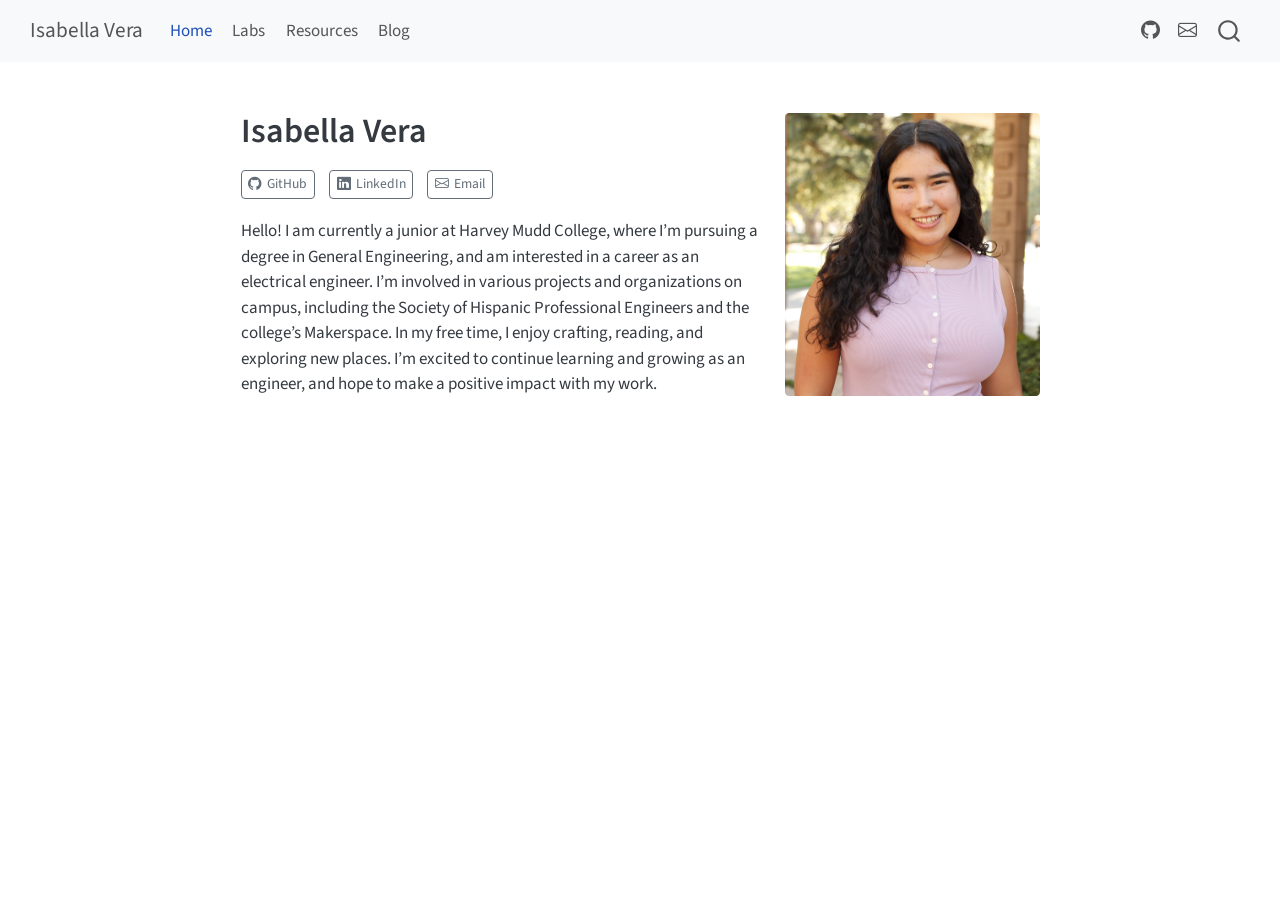
<file: index.html>
<!DOCTYPE html>
<html xmlns="http://www.w3.org/1999/xhtml" lang="en" xml:lang="en"><head>

<meta charset="utf-8">
<meta name="generator" content="quarto-1.9.37">

<meta name="viewport" content="width=device-width, initial-scale=1.0, user-scalable=yes">


<title>Isabella Vera</title>
<style>
/* Default styles provided by pandoc.
** See https://pandoc.org/MANUAL.html#variables-for-html for config info.
*/
code{white-space: pre-wrap;}
span.smallcaps{font-variant: small-caps;}
div.columns{display: flex; gap: min(4vw, 1.5em);}
div.column{flex: auto; overflow-x: auto;}
div.hanging-indent{margin-left: 1.5em; text-indent: -1.5em;}
ul.task-list{list-style: none;}
ul.task-list li input[type="checkbox"] {
  width: 0.8em;
  margin: 0 0.8em 0.2em -1em; /* quarto-specific, see https://github.com/quarto-dev/quarto-cli/issues/4556 */ 
  vertical-align: middle;
}
</style>


<script src="site_libs/quarto-nav/quarto-nav.js"></script>
<script src="site_libs/quarto-nav/headroom.min.js"></script>
<script src="site_libs/clipboard/clipboard.min.js"></script>
<script src="site_libs/quarto-search/autocomplete.umd.js"></script>
<script src="site_libs/quarto-search/fuse.min.js"></script>
<script src="site_libs/quarto-search/quarto-search.js"></script>
<meta name="quarto:offset" content="./">
<script src="site_libs/quarto-html/quarto.js" type="module"></script>
<script src="site_libs/quarto-html/tabsets/tabsets.js" type="module"></script>
<script src="site_libs/quarto-html/popper.min.js"></script>
<script src="site_libs/quarto-html/tippy.umd.min.js"></script>
<link href="site_libs/quarto-html/tippy.css" rel="stylesheet">
<link href="site_libs/quarto-html/quarto-syntax-highlighting-7f8f88aac4f3542376d5c11b86a4c14d.css" rel="stylesheet" id="quarto-text-highlighting-styles">
<script src="site_libs/bootstrap/bootstrap.min.js"></script>
<link href="site_libs/bootstrap/bootstrap-icons.css" rel="stylesheet">
<link href="site_libs/bootstrap/bootstrap-a0f9fd0d421825b736dc1bbcbcba2219.min.css" rel="stylesheet" append-hash="true" id="quarto-bootstrap" data-mode="light">
<script id="quarto-search-options" type="application/json">{
  "location": "navbar",
  "copy-button": false,
  "collapse-after": 3,
  "panel-placement": "end",
  "type": "overlay",
  "limit": 50,
  "keyboard-shortcut": [
    "f",
    "/",
    "s"
  ],
  "show-item-context": false,
  "language": {
    "search-no-results-text": "No results",
    "search-matching-documents-text": "matching documents",
    "search-copy-link-title": "Copy link to search",
    "search-hide-matches-text": "Hide additional matches",
    "search-more-match-text": "more match in this document",
    "search-more-matches-text": "more matches in this document",
    "search-clear-button-title": "Clear",
    "search-text-placeholder": "",
    "search-detached-cancel-button-title": "Cancel",
    "search-submit-button-title": "Submit",
    "search-label": "Search"
  }
}</script>


<link rel="stylesheet" href="styles.css">
</head>

<body class="nav-fixed fullcontent quarto-light">

<div id="quarto-search-results"></div>
  <header id="quarto-header" class="headroom fixed-top">
    <nav class="navbar navbar-expand-lg " data-bs-theme="dark">
      <div class="navbar-container container-fluid">
      <div class="navbar-brand-container mx-auto">
    <a class="navbar-brand" href="./index.html">
    <span class="navbar-title">Isabella Vera</span>
    </a>
  </div>
            <div id="quarto-search" class="" title="Search"></div>
          <button class="navbar-toggler" type="button" data-bs-toggle="collapse" data-bs-target="#navbarCollapse" aria-controls="navbarCollapse" role="menu" aria-expanded="false" aria-label="Toggle navigation" onclick="if (window.quartoToggleHeadroom) { window.quartoToggleHeadroom(); }">
  <span class="navbar-toggler-icon"></span>
</button>
          <div class="collapse navbar-collapse" id="navbarCollapse">
            <ul class="navbar-nav navbar-nav-scroll me-auto">
  <li class="nav-item">
    <a class="nav-link active" href="./index.html" aria-current="page"> 
<span class="menu-text">Home</span></a>
  </li>  
  <li class="nav-item">
    <a class="nav-link" href="./labs/labs.html"> 
<span class="menu-text">Labs</span></a>
  </li>  
  <li class="nav-item">
    <a class="nav-link" href="./references/index.html"> 
<span class="menu-text">Resources</span></a>
  </li>  
  <li class="nav-item">
    <a class="nav-link" href="./blog.html"> 
<span class="menu-text">Blog</span></a>
  </li>  
</ul>
            <ul class="navbar-nav navbar-nav-scroll ms-auto">
  <li class="nav-item compact">
    <a class="nav-link" href="https://github.com/isabella-vera"> <i class="bi bi-github" role="img">
</i> 
<span class="menu-text"></span></a>
  </li>  
  <li class="nav-item compact">
    <a class="nav-link" href="mailto:ivera@hmc.edu"> <i class="bi bi-envelope" role="img">
</i> 
<span class="menu-text"></span></a>
  </li>  
</ul>
          </div> <!-- /navcollapse -->
            <div class="quarto-navbar-tools">
</div>
      </div> <!-- /container-fluid -->
    </nav>
</header>
<!-- content -->
<div id="quarto-content" class="quarto-container page-columns page-rows-contents page-layout-article page-navbar">
<!-- sidebar -->
<!-- margin-sidebar -->
    
<!-- main -->
<div class="quarto-about-solana column-body">
  <div class="about-entity">
    <div class="entity-contents">
      <header id="title-block-header" class="quarto-title-block default">
<div class="quarto-title">
<h1 class="title">Isabella Vera</h1>
</div>
<div class="quarto-title-meta">
  </div>
</header> <div class="about-links">
  <a href="https://github.com/isabella-vera" class="about-link" rel="" target="">
    <i class="bi bi-github"></i>
     <span class="about-link-text">GitHub</span>
  </a>
  <a href="https://www.linkedin.com/in/isabella-vera/" class="about-link" rel="" target="">
    <i class="bi bi-linkedin"></i>
     <span class="about-link-text">LinkedIn</span>
  </a>
  <a href="mailto:ivera@hmc.edu" class="about-link" rel="" target="">
    <i class="bi bi-envelope"></i>
     <span class="about-link-text">Email</span>
  </a>
</div>
      <div class="about-contents"><main class="content" id="quarto-document-content">
<p>Hello! I am currently a junior at Harvey Mudd College, where I’m pursuing a degree in General Engineering, and am interested in a career as an electrical engineer. I’m involved in various projects and organizations on campus, including the Society of Hispanic Professional Engineers and the college’s Makerspace. In my free time, I enjoy crafting, reading, and exploring new places. I’m excited to continue learning and growing as an engineer, and hope to make a positive impact with my work.</p>


</main></div>
    </div>
    <img src="images/headshot.png" class="about-image
  rounded " style="width: 15em;">
  </div>
</div>
 <!-- /main -->
<script id="quarto-html-after-body" type="application/javascript">
  window.document.addEventListener("DOMContentLoaded", function (event) {
    const isCodeAnnotation = (el) => {
      for (const clz of el.classList) {
        if (clz.startsWith('code-annotation-')) {                     
          return true;
        }
      }
      return false;
    }
    const onCopySuccess = function(e) {
      // button target
      const button = e.trigger;
      // don't keep focus
      button.blur();
      // flash "checked"
      button.classList.add('code-copy-button-checked');
      var currentTitle = button.getAttribute("title");
      button.setAttribute("title", "Copied!");
      let tooltip;
      if (window.bootstrap) {
        button.setAttribute("data-bs-toggle", "tooltip");
        button.setAttribute("data-bs-placement", "left");
        button.setAttribute("data-bs-title", "Copied!");
        tooltip = new bootstrap.Tooltip(button, 
          { trigger: "manual", 
            customClass: "code-copy-button-tooltip",
            offset: [0, -8]});
        tooltip.show();    
      }
      setTimeout(function() {
        if (tooltip) {
          tooltip.hide();
          button.removeAttribute("data-bs-title");
          button.removeAttribute("data-bs-toggle");
          button.removeAttribute("data-bs-placement");
        }
        button.setAttribute("title", currentTitle);
        button.classList.remove('code-copy-button-checked');
      }, 1000);
      // clear code selection
      e.clearSelection();
    }
    const getTextToCopy = function(trigger) {
      const outerScaffold = trigger.parentElement.cloneNode(true);
      const codeEl = outerScaffold.querySelector('code');
      for (const childEl of codeEl.children) {
        if (isCodeAnnotation(childEl)) {
          childEl.remove();
        }
      }
      return codeEl.innerText;
    }
    const clipboard = new window.ClipboardJS('.code-copy-button:not([data-in-quarto-modal])', {
      text: getTextToCopy
    });
    clipboard.on('success', onCopySuccess);
    if (window.document.getElementById('quarto-embedded-source-code-modal')) {
      const clipboardModal = new window.ClipboardJS('.code-copy-button[data-in-quarto-modal]', {
        text: getTextToCopy,
        container: window.document.getElementById('quarto-embedded-source-code-modal')
      });
      clipboardModal.on('success', onCopySuccess);
    }
      var localhostRegex = new RegExp(/^(?:http|https):\/\/localhost\:?[0-9]*\//);
      var mailtoRegex = new RegExp(/^mailto:/);
        var filterRegex = new RegExp('/' + window.location.host + '/');
      var isInternal = (href) => {
          return filterRegex.test(href) || localhostRegex.test(href) || mailtoRegex.test(href);
      }
      // Inspect non-navigation links and adorn them if external
     var links = window.document.querySelectorAll('a[href]:not(.nav-link):not(.navbar-brand):not(.toc-action):not(.sidebar-link):not(.sidebar-item-toggle):not(.pagination-link):not(.no-external):not([aria-hidden]):not(.dropdown-item):not(.quarto-navigation-tool):not(.about-link)');
      for (var i=0; i<links.length; i++) {
        const link = links[i];
        if (!isInternal(link.href)) {
          // undo the damage that might have been done by quarto-nav.js in the case of
          // links that we want to consider external
          if (link.dataset.originalHref !== undefined) {
            link.href = link.dataset.originalHref;
          }
        }
      }
    function tippyHover(el, contentFn, onTriggerFn, onUntriggerFn) {
      const config = {
        allowHTML: true,
        maxWidth: 500,
        delay: 100,
        arrow: false,
        appendTo: function(el) {
            return el.parentElement;
        },
        interactive: true,
        interactiveBorder: 10,
        theme: 'quarto',
        placement: 'bottom-start',
      };
      if (contentFn) {
        config.content = contentFn;
      }
      if (onTriggerFn) {
        config.onTrigger = onTriggerFn;
      }
      if (onUntriggerFn) {
        config.onUntrigger = onUntriggerFn;
      }
      window.tippy(el, config); 
    }
    const noterefs = window.document.querySelectorAll('a[role="doc-noteref"]');
    for (var i=0; i<noterefs.length; i++) {
      const ref = noterefs[i];
      tippyHover(ref, function() {
        // use id or data attribute instead here
        let href = ref.getAttribute('data-footnote-href') || ref.getAttribute('href');
        try { href = new URL(href).hash; } catch {}
        const id = href.replace(/^#\/?/, "");
        const note = window.document.getElementById(id);
        if (note) {
          return note.innerHTML;
        } else {
          return "";
        }
      });
    }
    const xrefs = window.document.querySelectorAll('a.quarto-xref');
    const processXRef = (id, note) => {
      // Strip column container classes
      const stripColumnClz = (el) => {
        el.classList.remove("page-full", "page-columns");
        if (el.children) {
          for (const child of el.children) {
            stripColumnClz(child);
          }
        }
      }
      stripColumnClz(note)
      if (id === null || id.startsWith('sec-')) {
        // Special case sections, only their first couple elements
        const container = document.createElement("div");
        if (note.children && note.children.length > 2) {
          container.appendChild(note.children[0].cloneNode(true));
          for (let i = 1; i < note.children.length; i++) {
            const child = note.children[i];
            if (child.tagName === "P" && child.innerText === "") {
              continue;
            } else {
              container.appendChild(child.cloneNode(true));
              break;
            }
          }
          if (window.Quarto?.typesetMath) {
            window.Quarto.typesetMath(container);
          }
          return container.innerHTML
        } else {
          if (window.Quarto?.typesetMath) {
            window.Quarto.typesetMath(note);
          }
          return note.innerHTML;
        }
      } else {
        // Remove any anchor links if they are present
        const anchorLink = note.querySelector('a.anchorjs-link');
        if (anchorLink) {
          anchorLink.remove();
        }
        if (window.Quarto?.typesetMath) {
          window.Quarto.typesetMath(note);
        }
        if (note.classList.contains("callout")) {
          return note.outerHTML;
        } else {
          return note.innerHTML;
        }
      }
    }
    for (var i=0; i<xrefs.length; i++) {
      const xref = xrefs[i];
      tippyHover(xref, undefined, function(instance) {
        instance.disable();
        let url = xref.getAttribute('href');
        let hash = undefined; 
        if (url.startsWith('#')) {
          hash = url;
        } else {
          try { hash = new URL(url).hash; } catch {}
        }
        if (hash) {
          const id = hash.replace(/^#\/?/, "");
          const note = window.document.getElementById(id);
          if (note !== null) {
            try {
              const html = processXRef(id, note.cloneNode(true));
              instance.setContent(html);
            } finally {
              instance.enable();
              instance.show();
            }
          } else {
            // See if we can fetch this
            fetch(url.split('#')[0])
            .then(res => res.text())
            .then(html => {
              const parser = new DOMParser();
              const htmlDoc = parser.parseFromString(html, "text/html");
              const note = htmlDoc.getElementById(id);
              if (note !== null) {
                const html = processXRef(id, note);
                instance.setContent(html);
              } 
            }).finally(() => {
              instance.enable();
              instance.show();
            });
          }
        } else {
          // See if we can fetch a full url (with no hash to target)
          // This is a special case and we should probably do some content thinning / targeting
          fetch(url)
          .then(res => res.text())
          .then(html => {
            const parser = new DOMParser();
            const htmlDoc = parser.parseFromString(html, "text/html");
            const note = htmlDoc.querySelector('main.content');
            if (note !== null) {
              // This should only happen for chapter cross references
              // (since there is no id in the URL)
              // remove the first header
              if (note.children.length > 0 && note.children[0].tagName === "HEADER") {
                note.children[0].remove();
              }
              const html = processXRef(null, note);
              instance.setContent(html);
            } 
          }).finally(() => {
            instance.enable();
            instance.show();
          });
        }
      }, function(instance) {
      });
    }
        let selectedAnnoteEl;
        const selectorForAnnotation = ( cell, annotation) => {
          let cellAttr = 'data-code-cell="' + cell + '"';
          let lineAttr = 'data-code-annotation="' +  annotation + '"';
          const selector = 'span[' + cellAttr + '][' + lineAttr + ']';
          return selector;
        }
        const selectCodeLines = (annoteEl) => {
          const doc = window.document;
          const targetCell = annoteEl.getAttribute("data-target-cell");
          const targetAnnotation = annoteEl.getAttribute("data-target-annotation");
          const annoteSpan = window.document.querySelector(selectorForAnnotation(targetCell, targetAnnotation));
          const lines = annoteSpan.getAttribute("data-code-lines").split(",");
          const lineIds = lines.map((line) => {
            return targetCell + "-" + line;
          })
          let top = null;
          let height = null;
          let parent = null;
          if (lineIds.length > 0) {
              //compute the position of the single el (top and bottom and make a div)
              const el = window.document.getElementById(lineIds[0]);
              top = el.offsetTop;
              height = el.offsetHeight;
              parent = el.parentElement.parentElement;
            if (lineIds.length > 1) {
              const lastEl = window.document.getElementById(lineIds[lineIds.length - 1]);
              const bottom = lastEl.offsetTop + lastEl.offsetHeight;
              height = bottom - top;
            }
            if (top !== null && height !== null && parent !== null) {
              // cook up a div (if necessary) and position it 
              let div = window.document.getElementById("code-annotation-line-highlight");
              if (div === null) {
                div = window.document.createElement("div");
                div.setAttribute("id", "code-annotation-line-highlight");
                div.style.position = 'absolute';
                parent.appendChild(div);
              }
              div.style.top = top - 2 + "px";
              div.style.height = height + 4 + "px";
              div.style.left = 0;
              let gutterDiv = window.document.getElementById("code-annotation-line-highlight-gutter");
              if (gutterDiv === null) {
                gutterDiv = window.document.createElement("div");
                gutterDiv.setAttribute("id", "code-annotation-line-highlight-gutter");
                gutterDiv.style.position = 'absolute';
                const codeCell = window.document.getElementById(targetCell);
                const gutter = codeCell.querySelector('.code-annotation-gutter');
                gutter.appendChild(gutterDiv);
              }
              gutterDiv.style.top = top - 2 + "px";
              gutterDiv.style.height = height + 4 + "px";
            }
            selectedAnnoteEl = annoteEl;
          }
        };
        const unselectCodeLines = () => {
          const elementsIds = ["code-annotation-line-highlight", "code-annotation-line-highlight-gutter"];
          elementsIds.forEach((elId) => {
            const div = window.document.getElementById(elId);
            if (div) {
              div.remove();
            }
          });
          selectedAnnoteEl = undefined;
        };
          // Handle positioning of the toggle
      window.addEventListener(
        "resize",
        throttle(() => {
          elRect = undefined;
          if (selectedAnnoteEl) {
            selectCodeLines(selectedAnnoteEl);
          }
        }, 10)
      );
      function throttle(fn, ms) {
      let throttle = false;
      let timer;
        return (...args) => {
          if(!throttle) { // first call gets through
              fn.apply(this, args);
              throttle = true;
          } else { // all the others get throttled
              if(timer) clearTimeout(timer); // cancel #2
              timer = setTimeout(() => {
                fn.apply(this, args);
                timer = throttle = false;
              }, ms);
          }
        };
      }
        // Attach click handler to the DT
        const annoteDls = window.document.querySelectorAll('dt[data-target-cell]');
        for (const annoteDlNode of annoteDls) {
          annoteDlNode.addEventListener('click', (event) => {
            const clickedEl = event.target;
            if (clickedEl !== selectedAnnoteEl) {
              unselectCodeLines();
              const activeEl = window.document.querySelector('dt[data-target-cell].code-annotation-active');
              if (activeEl) {
                activeEl.classList.remove('code-annotation-active');
              }
              selectCodeLines(clickedEl);
              clickedEl.classList.add('code-annotation-active');
            } else {
              // Unselect the line
              unselectCodeLines();
              clickedEl.classList.remove('code-annotation-active');
            }
          });
        }
    const findCites = (el) => {
      const parentEl = el.parentElement;
      if (parentEl) {
        const cites = parentEl.dataset.cites;
        if (cites) {
          return {
            el,
            cites: cites.split(' ')
          };
        } else {
          return findCites(el.parentElement)
        }
      } else {
        return undefined;
      }
    };
    var bibliorefs = window.document.querySelectorAll('a[role="doc-biblioref"]');
    for (var i=0; i<bibliorefs.length; i++) {
      const ref = bibliorefs[i];
      const citeInfo = findCites(ref);
      if (citeInfo) {
        tippyHover(citeInfo.el, function() {
          var popup = window.document.createElement('div');
          citeInfo.cites.forEach(function(cite) {
            var citeDiv = window.document.createElement('div');
            citeDiv.classList.add('hanging-indent');
            citeDiv.classList.add('csl-entry');
            var biblioDiv = window.document.getElementById('ref-' + cite);
            if (biblioDiv) {
              citeDiv.innerHTML = biblioDiv.innerHTML;
            }
            popup.appendChild(citeDiv);
          });
          return popup.innerHTML;
        });
      }
    }
  });
  </script>
</div> <!-- /content -->




</body></html>
</file>
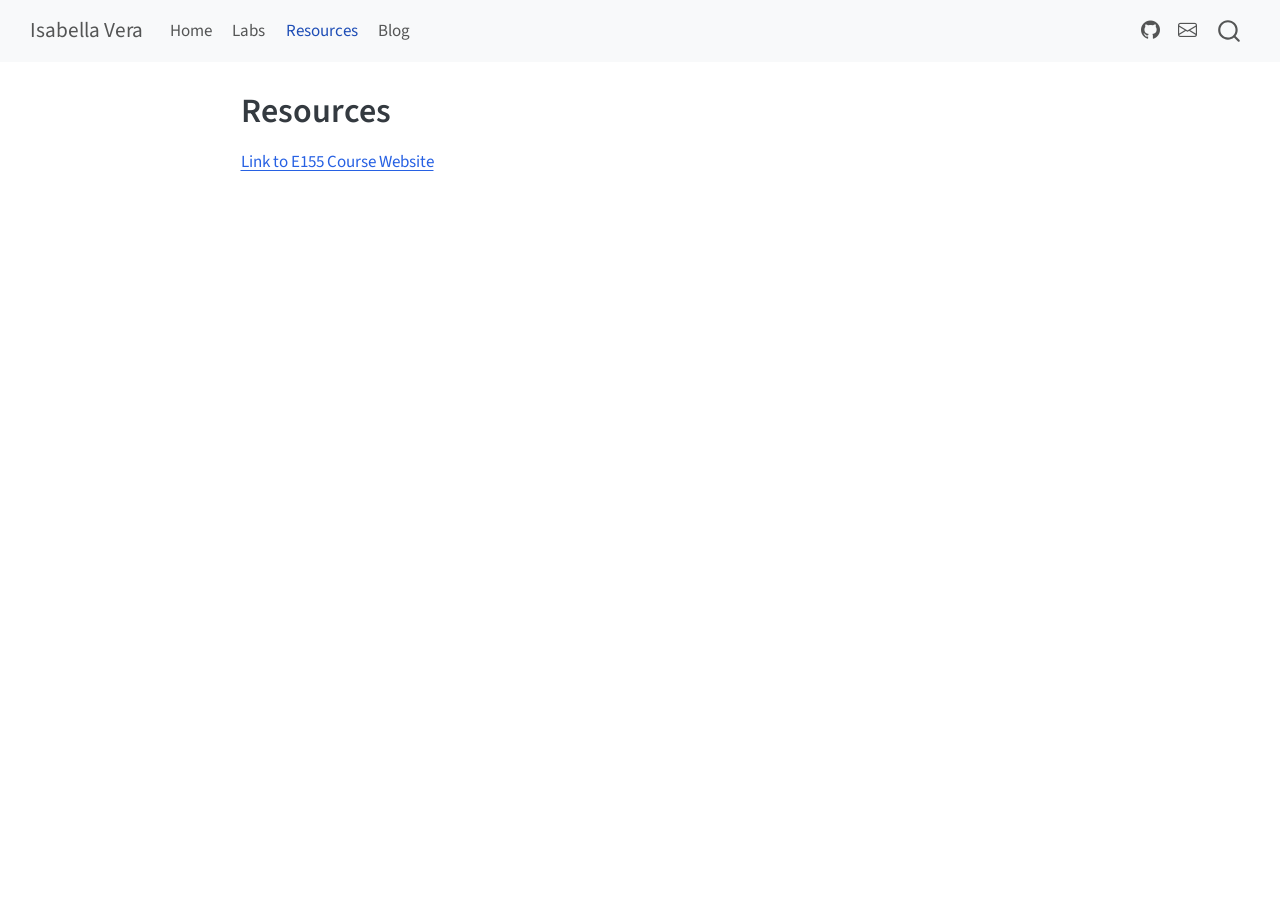
<file: references/index.html>
<!DOCTYPE html>
<html xmlns="http://www.w3.org/1999/xhtml" lang="en" xml:lang="en"><head>

<meta charset="utf-8">
<meta name="generator" content="quarto-1.9.37">

<meta name="viewport" content="width=device-width, initial-scale=1.0, user-scalable=yes">


<title>Resources – Isabella Vera</title>
<style>
/* Default styles provided by pandoc.
** See https://pandoc.org/MANUAL.html#variables-for-html for config info.
*/
code{white-space: pre-wrap;}
span.smallcaps{font-variant: small-caps;}
div.columns{display: flex; gap: min(4vw, 1.5em);}
div.column{flex: auto; overflow-x: auto;}
div.hanging-indent{margin-left: 1.5em; text-indent: -1.5em;}
ul.task-list{list-style: none;}
ul.task-list li input[type="checkbox"] {
  width: 0.8em;
  margin: 0 0.8em 0.2em -1em; /* quarto-specific, see https://github.com/quarto-dev/quarto-cli/issues/4556 */ 
  vertical-align: middle;
}
</style>


<script src="../site_libs/quarto-nav/quarto-nav.js"></script>
<script src="../site_libs/quarto-nav/headroom.min.js"></script>
<script src="../site_libs/clipboard/clipboard.min.js"></script>
<script src="../site_libs/quarto-search/autocomplete.umd.js"></script>
<script src="../site_libs/quarto-search/fuse.min.js"></script>
<script src="../site_libs/quarto-search/quarto-search.js"></script>
<meta name="quarto:offset" content="../">
<script src="../site_libs/quarto-html/quarto.js" type="module"></script>
<script src="../site_libs/quarto-html/tabsets/tabsets.js" type="module"></script>
<script src="../site_libs/quarto-html/popper.min.js"></script>
<script src="../site_libs/quarto-html/tippy.umd.min.js"></script>
<script src="../site_libs/quarto-html/anchor.min.js"></script>
<link href="../site_libs/quarto-html/tippy.css" rel="stylesheet">
<link href="../site_libs/quarto-html/quarto-syntax-highlighting-7f8f88aac4f3542376d5c11b86a4c14d.css" rel="stylesheet" id="quarto-text-highlighting-styles">
<script src="../site_libs/bootstrap/bootstrap.min.js"></script>
<link href="../site_libs/bootstrap/bootstrap-icons.css" rel="stylesheet">
<link href="../site_libs/bootstrap/bootstrap-a0f9fd0d421825b736dc1bbcbcba2219.min.css" rel="stylesheet" append-hash="true" id="quarto-bootstrap" data-mode="light">
<script id="quarto-search-options" type="application/json">{
  "location": "navbar",
  "copy-button": false,
  "collapse-after": 3,
  "panel-placement": "end",
  "type": "overlay",
  "limit": 50,
  "keyboard-shortcut": [
    "f",
    "/",
    "s"
  ],
  "show-item-context": false,
  "language": {
    "search-no-results-text": "No results",
    "search-matching-documents-text": "matching documents",
    "search-copy-link-title": "Copy link to search",
    "search-hide-matches-text": "Hide additional matches",
    "search-more-match-text": "more match in this document",
    "search-more-matches-text": "more matches in this document",
    "search-clear-button-title": "Clear",
    "search-text-placeholder": "",
    "search-detached-cancel-button-title": "Cancel",
    "search-submit-button-title": "Submit",
    "search-label": "Search"
  }
}</script>


<link rel="stylesheet" href="../styles.css">
</head>

<body class="nav-fixed fullcontent quarto-light">

<div id="quarto-search-results"></div>
  <header id="quarto-header" class="headroom fixed-top">
    <nav class="navbar navbar-expand-lg " data-bs-theme="dark">
      <div class="navbar-container container-fluid">
      <div class="navbar-brand-container mx-auto">
    <a class="navbar-brand" href="../index.html">
    <span class="navbar-title">Isabella Vera</span>
    </a>
  </div>
            <div id="quarto-search" class="" title="Search"></div>
          <button class="navbar-toggler" type="button" data-bs-toggle="collapse" data-bs-target="#navbarCollapse" aria-controls="navbarCollapse" role="menu" aria-expanded="false" aria-label="Toggle navigation" onclick="if (window.quartoToggleHeadroom) { window.quartoToggleHeadroom(); }">
  <span class="navbar-toggler-icon"></span>
</button>
          <div class="collapse navbar-collapse" id="navbarCollapse">
            <ul class="navbar-nav navbar-nav-scroll me-auto">
  <li class="nav-item">
    <a class="nav-link" href="../index.html"> 
<span class="menu-text">Home</span></a>
  </li>  
  <li class="nav-item">
    <a class="nav-link" href="../labs/labs.html"> 
<span class="menu-text">Labs</span></a>
  </li>  
  <li class="nav-item">
    <a class="nav-link active" href="../references/index.html" aria-current="page"> 
<span class="menu-text">Resources</span></a>
  </li>  
  <li class="nav-item">
    <a class="nav-link" href="../blog.html"> 
<span class="menu-text">Blog</span></a>
  </li>  
</ul>
            <ul class="navbar-nav navbar-nav-scroll ms-auto">
  <li class="nav-item compact">
    <a class="nav-link" href="https://github.com/isabella-vera"> <i class="bi bi-github" role="img">
</i> 
<span class="menu-text"></span></a>
  </li>  
  <li class="nav-item compact">
    <a class="nav-link" href="mailto:ivera@hmc.edu"> <i class="bi bi-envelope" role="img">
</i> 
<span class="menu-text"></span></a>
  </li>  
</ul>
          </div> <!-- /navcollapse -->
            <div class="quarto-navbar-tools">
</div>
      </div> <!-- /container-fluid -->
    </nav>
</header>
<!-- content -->
<div id="quarto-content" class="quarto-container page-columns page-rows-contents page-layout-article page-navbar">
<!-- sidebar -->
<!-- margin-sidebar -->
    
<!-- main -->
<main class="content" id="quarto-document-content">

<header id="title-block-header" class="quarto-title-block default">
<div class="quarto-title">
<h1 class="title">Resources</h1>
</div>



<div class="quarto-title-meta">

    
  
    
  </div>
  


</header>


<p><a href="https://hmc-e155.github.io/">Link to E155 Course Website</a></p>



</main> <!-- /main -->
<script id="quarto-html-after-body" type="application/javascript">
  window.document.addEventListener("DOMContentLoaded", function (event) {
    const icon = "";
    const anchorJS = new window.AnchorJS();
    anchorJS.options = {
      placement: 'right',
      icon: icon
    };
    anchorJS.add('.anchored');
    const isCodeAnnotation = (el) => {
      for (const clz of el.classList) {
        if (clz.startsWith('code-annotation-')) {                     
          return true;
        }
      }
      return false;
    }
    const onCopySuccess = function(e) {
      // button target
      const button = e.trigger;
      // don't keep focus
      button.blur();
      // flash "checked"
      button.classList.add('code-copy-button-checked');
      var currentTitle = button.getAttribute("title");
      button.setAttribute("title", "Copied!");
      let tooltip;
      if (window.bootstrap) {
        button.setAttribute("data-bs-toggle", "tooltip");
        button.setAttribute("data-bs-placement", "left");
        button.setAttribute("data-bs-title", "Copied!");
        tooltip = new bootstrap.Tooltip(button, 
          { trigger: "manual", 
            customClass: "code-copy-button-tooltip",
            offset: [0, -8]});
        tooltip.show();    
      }
      setTimeout(function() {
        if (tooltip) {
          tooltip.hide();
          button.removeAttribute("data-bs-title");
          button.removeAttribute("data-bs-toggle");
          button.removeAttribute("data-bs-placement");
        }
        button.setAttribute("title", currentTitle);
        button.classList.remove('code-copy-button-checked');
      }, 1000);
      // clear code selection
      e.clearSelection();
    }
    const getTextToCopy = function(trigger) {
      const outerScaffold = trigger.parentElement.cloneNode(true);
      const codeEl = outerScaffold.querySelector('code');
      for (const childEl of codeEl.children) {
        if (isCodeAnnotation(childEl)) {
          childEl.remove();
        }
      }
      return codeEl.innerText;
    }
    const clipboard = new window.ClipboardJS('.code-copy-button:not([data-in-quarto-modal])', {
      text: getTextToCopy
    });
    clipboard.on('success', onCopySuccess);
    if (window.document.getElementById('quarto-embedded-source-code-modal')) {
      const clipboardModal = new window.ClipboardJS('.code-copy-button[data-in-quarto-modal]', {
        text: getTextToCopy,
        container: window.document.getElementById('quarto-embedded-source-code-modal')
      });
      clipboardModal.on('success', onCopySuccess);
    }
      var localhostRegex = new RegExp(/^(?:http|https):\/\/localhost\:?[0-9]*\//);
      var mailtoRegex = new RegExp(/^mailto:/);
        var filterRegex = new RegExp('/' + window.location.host + '/');
      var isInternal = (href) => {
          return filterRegex.test(href) || localhostRegex.test(href) || mailtoRegex.test(href);
      }
      // Inspect non-navigation links and adorn them if external
     var links = window.document.querySelectorAll('a[href]:not(.nav-link):not(.navbar-brand):not(.toc-action):not(.sidebar-link):not(.sidebar-item-toggle):not(.pagination-link):not(.no-external):not([aria-hidden]):not(.dropdown-item):not(.quarto-navigation-tool):not(.about-link)');
      for (var i=0; i<links.length; i++) {
        const link = links[i];
        if (!isInternal(link.href)) {
          // undo the damage that might have been done by quarto-nav.js in the case of
          // links that we want to consider external
          if (link.dataset.originalHref !== undefined) {
            link.href = link.dataset.originalHref;
          }
        }
      }
    function tippyHover(el, contentFn, onTriggerFn, onUntriggerFn) {
      const config = {
        allowHTML: true,
        maxWidth: 500,
        delay: 100,
        arrow: false,
        appendTo: function(el) {
            return el.parentElement;
        },
        interactive: true,
        interactiveBorder: 10,
        theme: 'quarto',
        placement: 'bottom-start',
      };
      if (contentFn) {
        config.content = contentFn;
      }
      if (onTriggerFn) {
        config.onTrigger = onTriggerFn;
      }
      if (onUntriggerFn) {
        config.onUntrigger = onUntriggerFn;
      }
      window.tippy(el, config); 
    }
    const noterefs = window.document.querySelectorAll('a[role="doc-noteref"]');
    for (var i=0; i<noterefs.length; i++) {
      const ref = noterefs[i];
      tippyHover(ref, function() {
        // use id or data attribute instead here
        let href = ref.getAttribute('data-footnote-href') || ref.getAttribute('href');
        try { href = new URL(href).hash; } catch {}
        const id = href.replace(/^#\/?/, "");
        const note = window.document.getElementById(id);
        if (note) {
          return note.innerHTML;
        } else {
          return "";
        }
      });
    }
    const xrefs = window.document.querySelectorAll('a.quarto-xref');
    const processXRef = (id, note) => {
      // Strip column container classes
      const stripColumnClz = (el) => {
        el.classList.remove("page-full", "page-columns");
        if (el.children) {
          for (const child of el.children) {
            stripColumnClz(child);
          }
        }
      }
      stripColumnClz(note)
      if (id === null || id.startsWith('sec-')) {
        // Special case sections, only their first couple elements
        const container = document.createElement("div");
        if (note.children && note.children.length > 2) {
          container.appendChild(note.children[0].cloneNode(true));
          for (let i = 1; i < note.children.length; i++) {
            const child = note.children[i];
            if (child.tagName === "P" && child.innerText === "") {
              continue;
            } else {
              container.appendChild(child.cloneNode(true));
              break;
            }
          }
          if (window.Quarto?.typesetMath) {
            window.Quarto.typesetMath(container);
          }
          return container.innerHTML
        } else {
          if (window.Quarto?.typesetMath) {
            window.Quarto.typesetMath(note);
          }
          return note.innerHTML;
        }
      } else {
        // Remove any anchor links if they are present
        const anchorLink = note.querySelector('a.anchorjs-link');
        if (anchorLink) {
          anchorLink.remove();
        }
        if (window.Quarto?.typesetMath) {
          window.Quarto.typesetMath(note);
        }
        if (note.classList.contains("callout")) {
          return note.outerHTML;
        } else {
          return note.innerHTML;
        }
      }
    }
    for (var i=0; i<xrefs.length; i++) {
      const xref = xrefs[i];
      tippyHover(xref, undefined, function(instance) {
        instance.disable();
        let url = xref.getAttribute('href');
        let hash = undefined; 
        if (url.startsWith('#')) {
          hash = url;
        } else {
          try { hash = new URL(url).hash; } catch {}
        }
        if (hash) {
          const id = hash.replace(/^#\/?/, "");
          const note = window.document.getElementById(id);
          if (note !== null) {
            try {
              const html = processXRef(id, note.cloneNode(true));
              instance.setContent(html);
            } finally {
              instance.enable();
              instance.show();
            }
          } else {
            // See if we can fetch this
            fetch(url.split('#')[0])
            .then(res => res.text())
            .then(html => {
              const parser = new DOMParser();
              const htmlDoc = parser.parseFromString(html, "text/html");
              const note = htmlDoc.getElementById(id);
              if (note !== null) {
                const html = processXRef(id, note);
                instance.setContent(html);
              } 
            }).finally(() => {
              instance.enable();
              instance.show();
            });
          }
        } else {
          // See if we can fetch a full url (with no hash to target)
          // This is a special case and we should probably do some content thinning / targeting
          fetch(url)
          .then(res => res.text())
          .then(html => {
            const parser = new DOMParser();
            const htmlDoc = parser.parseFromString(html, "text/html");
            const note = htmlDoc.querySelector('main.content');
            if (note !== null) {
              // This should only happen for chapter cross references
              // (since there is no id in the URL)
              // remove the first header
              if (note.children.length > 0 && note.children[0].tagName === "HEADER") {
                note.children[0].remove();
              }
              const html = processXRef(null, note);
              instance.setContent(html);
            } 
          }).finally(() => {
            instance.enable();
            instance.show();
          });
        }
      }, function(instance) {
      });
    }
        let selectedAnnoteEl;
        const selectorForAnnotation = ( cell, annotation) => {
          let cellAttr = 'data-code-cell="' + cell + '"';
          let lineAttr = 'data-code-annotation="' +  annotation + '"';
          const selector = 'span[' + cellAttr + '][' + lineAttr + ']';
          return selector;
        }
        const selectCodeLines = (annoteEl) => {
          const doc = window.document;
          const targetCell = annoteEl.getAttribute("data-target-cell");
          const targetAnnotation = annoteEl.getAttribute("data-target-annotation");
          const annoteSpan = window.document.querySelector(selectorForAnnotation(targetCell, targetAnnotation));
          const lines = annoteSpan.getAttribute("data-code-lines").split(",");
          const lineIds = lines.map((line) => {
            return targetCell + "-" + line;
          })
          let top = null;
          let height = null;
          let parent = null;
          if (lineIds.length > 0) {
              //compute the position of the single el (top and bottom and make a div)
              const el = window.document.getElementById(lineIds[0]);
              top = el.offsetTop;
              height = el.offsetHeight;
              parent = el.parentElement.parentElement;
            if (lineIds.length > 1) {
              const lastEl = window.document.getElementById(lineIds[lineIds.length - 1]);
              const bottom = lastEl.offsetTop + lastEl.offsetHeight;
              height = bottom - top;
            }
            if (top !== null && height !== null && parent !== null) {
              // cook up a div (if necessary) and position it 
              let div = window.document.getElementById("code-annotation-line-highlight");
              if (div === null) {
                div = window.document.createElement("div");
                div.setAttribute("id", "code-annotation-line-highlight");
                div.style.position = 'absolute';
                parent.appendChild(div);
              }
              div.style.top = top - 2 + "px";
              div.style.height = height + 4 + "px";
              div.style.left = 0;
              let gutterDiv = window.document.getElementById("code-annotation-line-highlight-gutter");
              if (gutterDiv === null) {
                gutterDiv = window.document.createElement("div");
                gutterDiv.setAttribute("id", "code-annotation-line-highlight-gutter");
                gutterDiv.style.position = 'absolute';
                const codeCell = window.document.getElementById(targetCell);
                const gutter = codeCell.querySelector('.code-annotation-gutter');
                gutter.appendChild(gutterDiv);
              }
              gutterDiv.style.top = top - 2 + "px";
              gutterDiv.style.height = height + 4 + "px";
            }
            selectedAnnoteEl = annoteEl;
          }
        };
        const unselectCodeLines = () => {
          const elementsIds = ["code-annotation-line-highlight", "code-annotation-line-highlight-gutter"];
          elementsIds.forEach((elId) => {
            const div = window.document.getElementById(elId);
            if (div) {
              div.remove();
            }
          });
          selectedAnnoteEl = undefined;
        };
          // Handle positioning of the toggle
      window.addEventListener(
        "resize",
        throttle(() => {
          elRect = undefined;
          if (selectedAnnoteEl) {
            selectCodeLines(selectedAnnoteEl);
          }
        }, 10)
      );
      function throttle(fn, ms) {
      let throttle = false;
      let timer;
        return (...args) => {
          if(!throttle) { // first call gets through
              fn.apply(this, args);
              throttle = true;
          } else { // all the others get throttled
              if(timer) clearTimeout(timer); // cancel #2
              timer = setTimeout(() => {
                fn.apply(this, args);
                timer = throttle = false;
              }, ms);
          }
        };
      }
        // Attach click handler to the DT
        const annoteDls = window.document.querySelectorAll('dt[data-target-cell]');
        for (const annoteDlNode of annoteDls) {
          annoteDlNode.addEventListener('click', (event) => {
            const clickedEl = event.target;
            if (clickedEl !== selectedAnnoteEl) {
              unselectCodeLines();
              const activeEl = window.document.querySelector('dt[data-target-cell].code-annotation-active');
              if (activeEl) {
                activeEl.classList.remove('code-annotation-active');
              }
              selectCodeLines(clickedEl);
              clickedEl.classList.add('code-annotation-active');
            } else {
              // Unselect the line
              unselectCodeLines();
              clickedEl.classList.remove('code-annotation-active');
            }
          });
        }
    const findCites = (el) => {
      const parentEl = el.parentElement;
      if (parentEl) {
        const cites = parentEl.dataset.cites;
        if (cites) {
          return {
            el,
            cites: cites.split(' ')
          };
        } else {
          return findCites(el.parentElement)
        }
      } else {
        return undefined;
      }
    };
    var bibliorefs = window.document.querySelectorAll('a[role="doc-biblioref"]');
    for (var i=0; i<bibliorefs.length; i++) {
      const ref = bibliorefs[i];
      const citeInfo = findCites(ref);
      if (citeInfo) {
        tippyHover(citeInfo.el, function() {
          var popup = window.document.createElement('div');
          citeInfo.cites.forEach(function(cite) {
            var citeDiv = window.document.createElement('div');
            citeDiv.classList.add('hanging-indent');
            citeDiv.classList.add('csl-entry');
            var biblioDiv = window.document.getElementById('ref-' + cite);
            if (biblioDiv) {
              citeDiv.innerHTML = biblioDiv.innerHTML;
            }
            popup.appendChild(citeDiv);
          });
          return popup.innerHTML;
        });
      }
    }
  });
  </script>
</div> <!-- /content -->




</body></html>
</file>
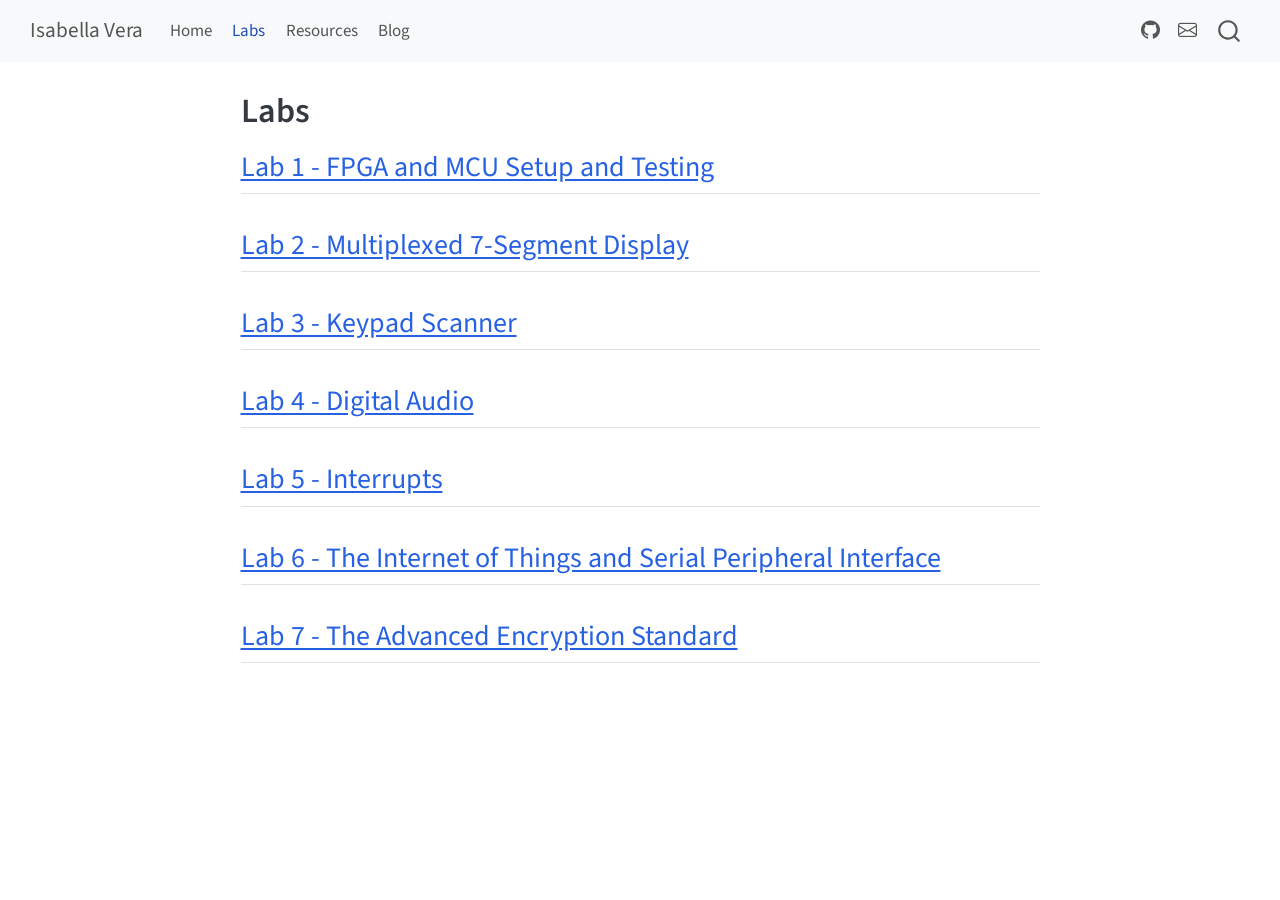
<file: labs/labs.html>
<!DOCTYPE html>
<html xmlns="http://www.w3.org/1999/xhtml" lang="en" xml:lang="en"><head>

<meta charset="utf-8">
<meta name="generator" content="quarto-1.9.37">

<meta name="viewport" content="width=device-width, initial-scale=1.0, user-scalable=yes">


<title>Labs – Isabella Vera</title>
<style>
/* Default styles provided by pandoc.
** See https://pandoc.org/MANUAL.html#variables-for-html for config info.
*/
code{white-space: pre-wrap;}
span.smallcaps{font-variant: small-caps;}
div.columns{display: flex; gap: min(4vw, 1.5em);}
div.column{flex: auto; overflow-x: auto;}
div.hanging-indent{margin-left: 1.5em; text-indent: -1.5em;}
ul.task-list{list-style: none;}
ul.task-list li input[type="checkbox"] {
  width: 0.8em;
  margin: 0 0.8em 0.2em -1em; /* quarto-specific, see https://github.com/quarto-dev/quarto-cli/issues/4556 */ 
  vertical-align: middle;
}
</style>


<script src="../site_libs/quarto-nav/quarto-nav.js"></script>
<script src="../site_libs/quarto-nav/headroom.min.js"></script>
<script src="../site_libs/clipboard/clipboard.min.js"></script>
<script src="../site_libs/quarto-search/autocomplete.umd.js"></script>
<script src="../site_libs/quarto-search/fuse.min.js"></script>
<script src="../site_libs/quarto-search/quarto-search.js"></script>
<meta name="quarto:offset" content="../">
<script src="../site_libs/quarto-html/quarto.js" type="module"></script>
<script src="../site_libs/quarto-html/tabsets/tabsets.js" type="module"></script>
<script src="../site_libs/quarto-html/popper.min.js"></script>
<script src="../site_libs/quarto-html/tippy.umd.min.js"></script>
<script src="../site_libs/quarto-html/anchor.min.js"></script>
<link href="../site_libs/quarto-html/tippy.css" rel="stylesheet">
<link href="../site_libs/quarto-html/quarto-syntax-highlighting-7f8f88aac4f3542376d5c11b86a4c14d.css" rel="stylesheet" id="quarto-text-highlighting-styles">
<script src="../site_libs/bootstrap/bootstrap.min.js"></script>
<link href="../site_libs/bootstrap/bootstrap-icons.css" rel="stylesheet">
<link href="../site_libs/bootstrap/bootstrap-a0f9fd0d421825b736dc1bbcbcba2219.min.css" rel="stylesheet" append-hash="true" id="quarto-bootstrap" data-mode="light">
<script id="quarto-search-options" type="application/json">{
  "location": "navbar",
  "copy-button": false,
  "collapse-after": 3,
  "panel-placement": "end",
  "type": "overlay",
  "limit": 50,
  "keyboard-shortcut": [
    "f",
    "/",
    "s"
  ],
  "show-item-context": false,
  "language": {
    "search-no-results-text": "No results",
    "search-matching-documents-text": "matching documents",
    "search-copy-link-title": "Copy link to search",
    "search-hide-matches-text": "Hide additional matches",
    "search-more-match-text": "more match in this document",
    "search-more-matches-text": "more matches in this document",
    "search-clear-button-title": "Clear",
    "search-text-placeholder": "",
    "search-detached-cancel-button-title": "Cancel",
    "search-submit-button-title": "Submit",
    "search-label": "Search"
  }
}</script>


<link rel="stylesheet" href="../styles.css">
</head>

<body class="nav-fixed fullcontent quarto-light">

<div id="quarto-search-results"></div>
  <header id="quarto-header" class="headroom fixed-top">
    <nav class="navbar navbar-expand-lg " data-bs-theme="dark">
      <div class="navbar-container container-fluid">
      <div class="navbar-brand-container mx-auto">
    <a class="navbar-brand" href="../index.html">
    <span class="navbar-title">Isabella Vera</span>
    </a>
  </div>
            <div id="quarto-search" class="" title="Search"></div>
          <button class="navbar-toggler" type="button" data-bs-toggle="collapse" data-bs-target="#navbarCollapse" aria-controls="navbarCollapse" role="menu" aria-expanded="false" aria-label="Toggle navigation" onclick="if (window.quartoToggleHeadroom) { window.quartoToggleHeadroom(); }">
  <span class="navbar-toggler-icon"></span>
</button>
          <div class="collapse navbar-collapse" id="navbarCollapse">
            <ul class="navbar-nav navbar-nav-scroll me-auto">
  <li class="nav-item">
    <a class="nav-link" href="../index.html"> 
<span class="menu-text">Home</span></a>
  </li>  
  <li class="nav-item">
    <a class="nav-link active" href="../labs/labs.html" aria-current="page"> 
<span class="menu-text">Labs</span></a>
  </li>  
  <li class="nav-item">
    <a class="nav-link" href="../references/index.html"> 
<span class="menu-text">Resources</span></a>
  </li>  
  <li class="nav-item">
    <a class="nav-link" href="../blog.html"> 
<span class="menu-text">Blog</span></a>
  </li>  
</ul>
            <ul class="navbar-nav navbar-nav-scroll ms-auto">
  <li class="nav-item compact">
    <a class="nav-link" href="https://github.com/isabella-vera"> <i class="bi bi-github" role="img">
</i> 
<span class="menu-text"></span></a>
  </li>  
  <li class="nav-item compact">
    <a class="nav-link" href="mailto:ivera@hmc.edu"> <i class="bi bi-envelope" role="img">
</i> 
<span class="menu-text"></span></a>
  </li>  
</ul>
          </div> <!-- /navcollapse -->
            <div class="quarto-navbar-tools">
</div>
      </div> <!-- /container-fluid -->
    </nav>
</header>
<!-- content -->
<div id="quarto-content" class="quarto-container page-columns page-rows-contents page-layout-article page-navbar">
<!-- sidebar -->
<!-- margin-sidebar -->
    
<!-- main -->
<main class="content" id="quarto-document-content">

<header id="title-block-header" class="quarto-title-block default">
<div class="quarto-title">
<h1 class="title">Labs</h1>
</div>



<div class="quarto-title-meta">

    
  
    
  </div>
  


</header>


<section id="lab-1---fpga-and-mcu-setup-and-testing" class="level2">
<h2 class="anchored" data-anchor-id="lab-1---fpga-and-mcu-setup-and-testing"><a href="../labs/lab1/lab.html">Lab 1 - FPGA and MCU Setup and Testing</a></h2>
</section>
<section id="lab-2---multiplexed-7-segment-display" class="level2">
<h2 class="anchored" data-anchor-id="lab-2---multiplexed-7-segment-display"><a href="../labs/lab2/lab.html">Lab 2 - Multiplexed 7-Segment Display</a></h2>
</section>
<section id="lab-3---keypad-scanner" class="level2">
<h2 class="anchored" data-anchor-id="lab-3---keypad-scanner"><a href="../labs/lab3/lab.html">Lab 3 - Keypad Scanner</a></h2>
</section>
<section id="lab-4---digital-audio" class="level2">
<h2 class="anchored" data-anchor-id="lab-4---digital-audio"><a href="../labs/lab4/lab.html">Lab 4 - Digital Audio</a></h2>
</section>
<section id="lab-5---interrupts" class="level2">
<h2 class="anchored" data-anchor-id="lab-5---interrupts"><a href="../labs/lab5/lab.html">Lab 5 - Interrupts</a></h2>
</section>
<section id="lab-6---the-internet-of-things-and-serial-peripheral-interface" class="level2">
<h2 class="anchored" data-anchor-id="lab-6---the-internet-of-things-and-serial-peripheral-interface"><a href="../labs/lab6/lab.html">Lab 6 - The Internet of Things and Serial Peripheral Interface</a></h2>
</section>
<section id="lab-7---the-advanced-encryption-standard" class="level2">
<h2 class="anchored" data-anchor-id="lab-7---the-advanced-encryption-standard"><a href="../labs/lab7/lab.html">Lab 7 - The Advanced Encryption Standard</a></h2>


</section>

</main> <!-- /main -->
<script id="quarto-html-after-body" type="application/javascript">
  window.document.addEventListener("DOMContentLoaded", function (event) {
    const icon = "";
    const anchorJS = new window.AnchorJS();
    anchorJS.options = {
      placement: 'right',
      icon: icon
    };
    anchorJS.add('.anchored');
    const isCodeAnnotation = (el) => {
      for (const clz of el.classList) {
        if (clz.startsWith('code-annotation-')) {                     
          return true;
        }
      }
      return false;
    }
    const onCopySuccess = function(e) {
      // button target
      const button = e.trigger;
      // don't keep focus
      button.blur();
      // flash "checked"
      button.classList.add('code-copy-button-checked');
      var currentTitle = button.getAttribute("title");
      button.setAttribute("title", "Copied!");
      let tooltip;
      if (window.bootstrap) {
        button.setAttribute("data-bs-toggle", "tooltip");
        button.setAttribute("data-bs-placement", "left");
        button.setAttribute("data-bs-title", "Copied!");
        tooltip = new bootstrap.Tooltip(button, 
          { trigger: "manual", 
            customClass: "code-copy-button-tooltip",
            offset: [0, -8]});
        tooltip.show();    
      }
      setTimeout(function() {
        if (tooltip) {
          tooltip.hide();
          button.removeAttribute("data-bs-title");
          button.removeAttribute("data-bs-toggle");
          button.removeAttribute("data-bs-placement");
        }
        button.setAttribute("title", currentTitle);
        button.classList.remove('code-copy-button-checked');
      }, 1000);
      // clear code selection
      e.clearSelection();
    }
    const getTextToCopy = function(trigger) {
      const outerScaffold = trigger.parentElement.cloneNode(true);
      const codeEl = outerScaffold.querySelector('code');
      for (const childEl of codeEl.children) {
        if (isCodeAnnotation(childEl)) {
          childEl.remove();
        }
      }
      return codeEl.innerText;
    }
    const clipboard = new window.ClipboardJS('.code-copy-button:not([data-in-quarto-modal])', {
      text: getTextToCopy
    });
    clipboard.on('success', onCopySuccess);
    if (window.document.getElementById('quarto-embedded-source-code-modal')) {
      const clipboardModal = new window.ClipboardJS('.code-copy-button[data-in-quarto-modal]', {
        text: getTextToCopy,
        container: window.document.getElementById('quarto-embedded-source-code-modal')
      });
      clipboardModal.on('success', onCopySuccess);
    }
      var localhostRegex = new RegExp(/^(?:http|https):\/\/localhost\:?[0-9]*\//);
      var mailtoRegex = new RegExp(/^mailto:/);
        var filterRegex = new RegExp('/' + window.location.host + '/');
      var isInternal = (href) => {
          return filterRegex.test(href) || localhostRegex.test(href) || mailtoRegex.test(href);
      }
      // Inspect non-navigation links and adorn them if external
     var links = window.document.querySelectorAll('a[href]:not(.nav-link):not(.navbar-brand):not(.toc-action):not(.sidebar-link):not(.sidebar-item-toggle):not(.pagination-link):not(.no-external):not([aria-hidden]):not(.dropdown-item):not(.quarto-navigation-tool):not(.about-link)');
      for (var i=0; i<links.length; i++) {
        const link = links[i];
        if (!isInternal(link.href)) {
          // undo the damage that might have been done by quarto-nav.js in the case of
          // links that we want to consider external
          if (link.dataset.originalHref !== undefined) {
            link.href = link.dataset.originalHref;
          }
        }
      }
    function tippyHover(el, contentFn, onTriggerFn, onUntriggerFn) {
      const config = {
        allowHTML: true,
        maxWidth: 500,
        delay: 100,
        arrow: false,
        appendTo: function(el) {
            return el.parentElement;
        },
        interactive: true,
        interactiveBorder: 10,
        theme: 'quarto',
        placement: 'bottom-start',
      };
      if (contentFn) {
        config.content = contentFn;
      }
      if (onTriggerFn) {
        config.onTrigger = onTriggerFn;
      }
      if (onUntriggerFn) {
        config.onUntrigger = onUntriggerFn;
      }
      window.tippy(el, config); 
    }
    const noterefs = window.document.querySelectorAll('a[role="doc-noteref"]');
    for (var i=0; i<noterefs.length; i++) {
      const ref = noterefs[i];
      tippyHover(ref, function() {
        // use id or data attribute instead here
        let href = ref.getAttribute('data-footnote-href') || ref.getAttribute('href');
        try { href = new URL(href).hash; } catch {}
        const id = href.replace(/^#\/?/, "");
        const note = window.document.getElementById(id);
        if (note) {
          return note.innerHTML;
        } else {
          return "";
        }
      });
    }
    const xrefs = window.document.querySelectorAll('a.quarto-xref');
    const processXRef = (id, note) => {
      // Strip column container classes
      const stripColumnClz = (el) => {
        el.classList.remove("page-full", "page-columns");
        if (el.children) {
          for (const child of el.children) {
            stripColumnClz(child);
          }
        }
      }
      stripColumnClz(note)
      if (id === null || id.startsWith('sec-')) {
        // Special case sections, only their first couple elements
        const container = document.createElement("div");
        if (note.children && note.children.length > 2) {
          container.appendChild(note.children[0].cloneNode(true));
          for (let i = 1; i < note.children.length; i++) {
            const child = note.children[i];
            if (child.tagName === "P" && child.innerText === "") {
              continue;
            } else {
              container.appendChild(child.cloneNode(true));
              break;
            }
          }
          if (window.Quarto?.typesetMath) {
            window.Quarto.typesetMath(container);
          }
          return container.innerHTML
        } else {
          if (window.Quarto?.typesetMath) {
            window.Quarto.typesetMath(note);
          }
          return note.innerHTML;
        }
      } else {
        // Remove any anchor links if they are present
        const anchorLink = note.querySelector('a.anchorjs-link');
        if (anchorLink) {
          anchorLink.remove();
        }
        if (window.Quarto?.typesetMath) {
          window.Quarto.typesetMath(note);
        }
        if (note.classList.contains("callout")) {
          return note.outerHTML;
        } else {
          return note.innerHTML;
        }
      }
    }
    for (var i=0; i<xrefs.length; i++) {
      const xref = xrefs[i];
      tippyHover(xref, undefined, function(instance) {
        instance.disable();
        let url = xref.getAttribute('href');
        let hash = undefined; 
        if (url.startsWith('#')) {
          hash = url;
        } else {
          try { hash = new URL(url).hash; } catch {}
        }
        if (hash) {
          const id = hash.replace(/^#\/?/, "");
          const note = window.document.getElementById(id);
          if (note !== null) {
            try {
              const html = processXRef(id, note.cloneNode(true));
              instance.setContent(html);
            } finally {
              instance.enable();
              instance.show();
            }
          } else {
            // See if we can fetch this
            fetch(url.split('#')[0])
            .then(res => res.text())
            .then(html => {
              const parser = new DOMParser();
              const htmlDoc = parser.parseFromString(html, "text/html");
              const note = htmlDoc.getElementById(id);
              if (note !== null) {
                const html = processXRef(id, note);
                instance.setContent(html);
              } 
            }).finally(() => {
              instance.enable();
              instance.show();
            });
          }
        } else {
          // See if we can fetch a full url (with no hash to target)
          // This is a special case and we should probably do some content thinning / targeting
          fetch(url)
          .then(res => res.text())
          .then(html => {
            const parser = new DOMParser();
            const htmlDoc = parser.parseFromString(html, "text/html");
            const note = htmlDoc.querySelector('main.content');
            if (note !== null) {
              // This should only happen for chapter cross references
              // (since there is no id in the URL)
              // remove the first header
              if (note.children.length > 0 && note.children[0].tagName === "HEADER") {
                note.children[0].remove();
              }
              const html = processXRef(null, note);
              instance.setContent(html);
            } 
          }).finally(() => {
            instance.enable();
            instance.show();
          });
        }
      }, function(instance) {
      });
    }
        let selectedAnnoteEl;
        const selectorForAnnotation = ( cell, annotation) => {
          let cellAttr = 'data-code-cell="' + cell + '"';
          let lineAttr = 'data-code-annotation="' +  annotation + '"';
          const selector = 'span[' + cellAttr + '][' + lineAttr + ']';
          return selector;
        }
        const selectCodeLines = (annoteEl) => {
          const doc = window.document;
          const targetCell = annoteEl.getAttribute("data-target-cell");
          const targetAnnotation = annoteEl.getAttribute("data-target-annotation");
          const annoteSpan = window.document.querySelector(selectorForAnnotation(targetCell, targetAnnotation));
          const lines = annoteSpan.getAttribute("data-code-lines").split(",");
          const lineIds = lines.map((line) => {
            return targetCell + "-" + line;
          })
          let top = null;
          let height = null;
          let parent = null;
          if (lineIds.length > 0) {
              //compute the position of the single el (top and bottom and make a div)
              const el = window.document.getElementById(lineIds[0]);
              top = el.offsetTop;
              height = el.offsetHeight;
              parent = el.parentElement.parentElement;
            if (lineIds.length > 1) {
              const lastEl = window.document.getElementById(lineIds[lineIds.length - 1]);
              const bottom = lastEl.offsetTop + lastEl.offsetHeight;
              height = bottom - top;
            }
            if (top !== null && height !== null && parent !== null) {
              // cook up a div (if necessary) and position it 
              let div = window.document.getElementById("code-annotation-line-highlight");
              if (div === null) {
                div = window.document.createElement("div");
                div.setAttribute("id", "code-annotation-line-highlight");
                div.style.position = 'absolute';
                parent.appendChild(div);
              }
              div.style.top = top - 2 + "px";
              div.style.height = height + 4 + "px";
              div.style.left = 0;
              let gutterDiv = window.document.getElementById("code-annotation-line-highlight-gutter");
              if (gutterDiv === null) {
                gutterDiv = window.document.createElement("div");
                gutterDiv.setAttribute("id", "code-annotation-line-highlight-gutter");
                gutterDiv.style.position = 'absolute';
                const codeCell = window.document.getElementById(targetCell);
                const gutter = codeCell.querySelector('.code-annotation-gutter');
                gutter.appendChild(gutterDiv);
              }
              gutterDiv.style.top = top - 2 + "px";
              gutterDiv.style.height = height + 4 + "px";
            }
            selectedAnnoteEl = annoteEl;
          }
        };
        const unselectCodeLines = () => {
          const elementsIds = ["code-annotation-line-highlight", "code-annotation-line-highlight-gutter"];
          elementsIds.forEach((elId) => {
            const div = window.document.getElementById(elId);
            if (div) {
              div.remove();
            }
          });
          selectedAnnoteEl = undefined;
        };
          // Handle positioning of the toggle
      window.addEventListener(
        "resize",
        throttle(() => {
          elRect = undefined;
          if (selectedAnnoteEl) {
            selectCodeLines(selectedAnnoteEl);
          }
        }, 10)
      );
      function throttle(fn, ms) {
      let throttle = false;
      let timer;
        return (...args) => {
          if(!throttle) { // first call gets through
              fn.apply(this, args);
              throttle = true;
          } else { // all the others get throttled
              if(timer) clearTimeout(timer); // cancel #2
              timer = setTimeout(() => {
                fn.apply(this, args);
                timer = throttle = false;
              }, ms);
          }
        };
      }
        // Attach click handler to the DT
        const annoteDls = window.document.querySelectorAll('dt[data-target-cell]');
        for (const annoteDlNode of annoteDls) {
          annoteDlNode.addEventListener('click', (event) => {
            const clickedEl = event.target;
            if (clickedEl !== selectedAnnoteEl) {
              unselectCodeLines();
              const activeEl = window.document.querySelector('dt[data-target-cell].code-annotation-active');
              if (activeEl) {
                activeEl.classList.remove('code-annotation-active');
              }
              selectCodeLines(clickedEl);
              clickedEl.classList.add('code-annotation-active');
            } else {
              // Unselect the line
              unselectCodeLines();
              clickedEl.classList.remove('code-annotation-active');
            }
          });
        }
    const findCites = (el) => {
      const parentEl = el.parentElement;
      if (parentEl) {
        const cites = parentEl.dataset.cites;
        if (cites) {
          return {
            el,
            cites: cites.split(' ')
          };
        } else {
          return findCites(el.parentElement)
        }
      } else {
        return undefined;
      }
    };
    var bibliorefs = window.document.querySelectorAll('a[role="doc-biblioref"]');
    for (var i=0; i<bibliorefs.length; i++) {
      const ref = bibliorefs[i];
      const citeInfo = findCites(ref);
      if (citeInfo) {
        tippyHover(citeInfo.el, function() {
          var popup = window.document.createElement('div');
          citeInfo.cites.forEach(function(cite) {
            var citeDiv = window.document.createElement('div');
            citeDiv.classList.add('hanging-indent');
            citeDiv.classList.add('csl-entry');
            var biblioDiv = window.document.getElementById('ref-' + cite);
            if (biblioDiv) {
              citeDiv.innerHTML = biblioDiv.innerHTML;
            }
            popup.appendChild(citeDiv);
          });
          return popup.innerHTML;
        });
      }
    }
  });
  </script>
</div> <!-- /content -->




</body></html>
</file>
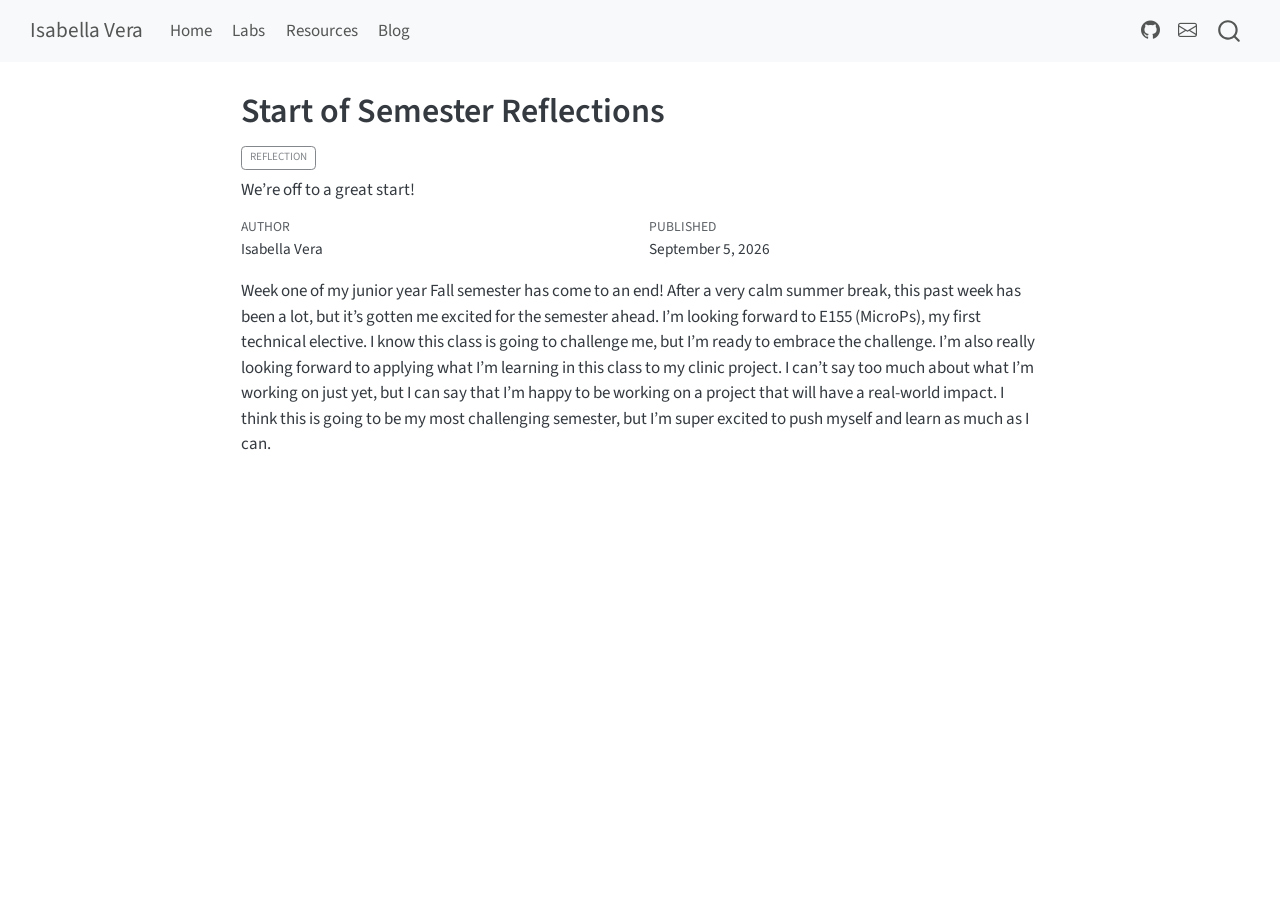
<file: posts/first-post.html>
<!DOCTYPE html>
<html xmlns="http://www.w3.org/1999/xhtml" lang="en" xml:lang="en"><head>

<meta charset="utf-8">
<meta name="generator" content="quarto-1.9.37">

<meta name="viewport" content="width=device-width, initial-scale=1.0, user-scalable=yes">

<meta name="author" content="Isabella Vera">
<meta name="dcterms.date" content="2026-09-05">
<meta name="description" content="We’re off to a great start!">

<title>Start of Semester Reflections – Isabella Vera</title>
<style>
/* Default styles provided by pandoc.
** See https://pandoc.org/MANUAL.html#variables-for-html for config info.
*/
code{white-space: pre-wrap;}
span.smallcaps{font-variant: small-caps;}
div.columns{display: flex; gap: min(4vw, 1.5em);}
div.column{flex: auto; overflow-x: auto;}
div.hanging-indent{margin-left: 1.5em; text-indent: -1.5em;}
ul.task-list{list-style: none;}
ul.task-list li input[type="checkbox"] {
  width: 0.8em;
  margin: 0 0.8em 0.2em -1em; /* quarto-specific, see https://github.com/quarto-dev/quarto-cli/issues/4556 */ 
  vertical-align: middle;
}
</style>


<script src="../site_libs/quarto-nav/quarto-nav.js"></script>
<script src="../site_libs/quarto-nav/headroom.min.js"></script>
<script src="../site_libs/clipboard/clipboard.min.js"></script>
<script src="../site_libs/quarto-search/autocomplete.umd.js"></script>
<script src="../site_libs/quarto-search/fuse.min.js"></script>
<script src="../site_libs/quarto-search/quarto-search.js"></script>
<meta name="quarto:offset" content="../">
<script src="../site_libs/quarto-html/quarto.js" type="module"></script>
<script src="../site_libs/quarto-html/tabsets/tabsets.js" type="module"></script>
<script src="../site_libs/quarto-html/popper.min.js"></script>
<script src="../site_libs/quarto-html/tippy.umd.min.js"></script>
<script src="../site_libs/quarto-html/anchor.min.js"></script>
<link href="../site_libs/quarto-html/tippy.css" rel="stylesheet">
<link href="../site_libs/quarto-html/quarto-syntax-highlighting-7f8f88aac4f3542376d5c11b86a4c14d.css" rel="stylesheet" id="quarto-text-highlighting-styles">
<script src="../site_libs/bootstrap/bootstrap.min.js"></script>
<link href="../site_libs/bootstrap/bootstrap-icons.css" rel="stylesheet">
<link href="../site_libs/bootstrap/bootstrap-a0f9fd0d421825b736dc1bbcbcba2219.min.css" rel="stylesheet" append-hash="true" id="quarto-bootstrap" data-mode="light">
<script id="quarto-search-options" type="application/json">{
  "location": "navbar",
  "copy-button": false,
  "collapse-after": 3,
  "panel-placement": "end",
  "type": "overlay",
  "limit": 50,
  "keyboard-shortcut": [
    "f",
    "/",
    "s"
  ],
  "show-item-context": false,
  "language": {
    "search-no-results-text": "No results",
    "search-matching-documents-text": "matching documents",
    "search-copy-link-title": "Copy link to search",
    "search-hide-matches-text": "Hide additional matches",
    "search-more-match-text": "more match in this document",
    "search-more-matches-text": "more matches in this document",
    "search-clear-button-title": "Clear",
    "search-text-placeholder": "",
    "search-detached-cancel-button-title": "Cancel",
    "search-submit-button-title": "Submit",
    "search-label": "Search"
  }
}</script>


<link rel="stylesheet" href="../styles.css">
</head>

<body class="nav-fixed fullcontent quarto-light">

<div id="quarto-search-results"></div>
  <header id="quarto-header" class="headroom fixed-top">
    <nav class="navbar navbar-expand-lg " data-bs-theme="dark">
      <div class="navbar-container container-fluid">
      <div class="navbar-brand-container mx-auto">
    <a class="navbar-brand" href="../index.html">
    <span class="navbar-title">Isabella Vera</span>
    </a>
  </div>
            <div id="quarto-search" class="" title="Search"></div>
          <button class="navbar-toggler" type="button" data-bs-toggle="collapse" data-bs-target="#navbarCollapse" aria-controls="navbarCollapse" role="menu" aria-expanded="false" aria-label="Toggle navigation" onclick="if (window.quartoToggleHeadroom) { window.quartoToggleHeadroom(); }">
  <span class="navbar-toggler-icon"></span>
</button>
          <div class="collapse navbar-collapse" id="navbarCollapse">
            <ul class="navbar-nav navbar-nav-scroll me-auto">
  <li class="nav-item">
    <a class="nav-link" href="../index.html"> 
<span class="menu-text">Home</span></a>
  </li>  
  <li class="nav-item">
    <a class="nav-link" href="../labs/labs.html"> 
<span class="menu-text">Labs</span></a>
  </li>  
  <li class="nav-item">
    <a class="nav-link" href="../references/index.html"> 
<span class="menu-text">Resources</span></a>
  </li>  
  <li class="nav-item">
    <a class="nav-link" href="../blog.html"> 
<span class="menu-text">Blog</span></a>
  </li>  
</ul>
            <ul class="navbar-nav navbar-nav-scroll ms-auto">
  <li class="nav-item compact">
    <a class="nav-link" href="https://github.com/isabella-vera"> <i class="bi bi-github" role="img">
</i> 
<span class="menu-text"></span></a>
  </li>  
  <li class="nav-item compact">
    <a class="nav-link" href="mailto:ivera@hmc.edu"> <i class="bi bi-envelope" role="img">
</i> 
<span class="menu-text"></span></a>
  </li>  
</ul>
          </div> <!-- /navcollapse -->
            <div class="quarto-navbar-tools">
</div>
      </div> <!-- /container-fluid -->
    </nav>
</header>
<!-- content -->
<div id="quarto-content" class="quarto-container page-columns page-rows-contents page-layout-article page-navbar">
<!-- sidebar -->
<!-- margin-sidebar -->
    
<!-- main -->
<main class="content" id="quarto-document-content">

<header id="title-block-header" class="quarto-title-block default">
<div class="quarto-title">
<h1 class="title">Start of Semester Reflections</h1>
  <div class="quarto-categories">
    <div class="quarto-category">reflection</div>
  </div>
  </div>

<div>
  <div class="description">
    We’re off to a great start!
  </div>
</div>


<div class="quarto-title-meta">

    <div>
    <div class="quarto-title-meta-heading">Author</div>
    <div class="quarto-title-meta-contents">
             <p>Isabella Vera </p>
          </div>
  </div>
    
    <div>
    <div class="quarto-title-meta-heading">Published</div>
    <div class="quarto-title-meta-contents">
      <p class="date">September 5, 2026</p>
    </div>
  </div>
  
    
  </div>
  


</header>


<p>Week one of my junior year Fall semester has come to an end! After a very calm summer break, this past week has been a lot, but it’s gotten me excited for the semester ahead. I’m looking forward to E155 (MicroPs), my first technical elective. I know this class is going to challenge me, but I’m ready to embrace the challenge. I’m also really looking forward to applying what I’m learning in this class to my clinic project. I can’t say too much about what I’m working on just yet, but I can say that I’m happy to be working on a project that will have a real-world impact. I think this is going to be my most challenging semester, but I’m super excited to push myself and learn as much as I can.</p>



</main> <!-- /main -->
<script id="quarto-html-after-body" type="application/javascript">
  window.document.addEventListener("DOMContentLoaded", function (event) {
    const icon = "";
    const anchorJS = new window.AnchorJS();
    anchorJS.options = {
      placement: 'right',
      icon: icon
    };
    anchorJS.add('.anchored');
    const isCodeAnnotation = (el) => {
      for (const clz of el.classList) {
        if (clz.startsWith('code-annotation-')) {                     
          return true;
        }
      }
      return false;
    }
    const onCopySuccess = function(e) {
      // button target
      const button = e.trigger;
      // don't keep focus
      button.blur();
      // flash "checked"
      button.classList.add('code-copy-button-checked');
      var currentTitle = button.getAttribute("title");
      button.setAttribute("title", "Copied!");
      let tooltip;
      if (window.bootstrap) {
        button.setAttribute("data-bs-toggle", "tooltip");
        button.setAttribute("data-bs-placement", "left");
        button.setAttribute("data-bs-title", "Copied!");
        tooltip = new bootstrap.Tooltip(button, 
          { trigger: "manual", 
            customClass: "code-copy-button-tooltip",
            offset: [0, -8]});
        tooltip.show();    
      }
      setTimeout(function() {
        if (tooltip) {
          tooltip.hide();
          button.removeAttribute("data-bs-title");
          button.removeAttribute("data-bs-toggle");
          button.removeAttribute("data-bs-placement");
        }
        button.setAttribute("title", currentTitle);
        button.classList.remove('code-copy-button-checked');
      }, 1000);
      // clear code selection
      e.clearSelection();
    }
    const getTextToCopy = function(trigger) {
      const outerScaffold = trigger.parentElement.cloneNode(true);
      const codeEl = outerScaffold.querySelector('code');
      for (const childEl of codeEl.children) {
        if (isCodeAnnotation(childEl)) {
          childEl.remove();
        }
      }
      return codeEl.innerText;
    }
    const clipboard = new window.ClipboardJS('.code-copy-button:not([data-in-quarto-modal])', {
      text: getTextToCopy
    });
    clipboard.on('success', onCopySuccess);
    if (window.document.getElementById('quarto-embedded-source-code-modal')) {
      const clipboardModal = new window.ClipboardJS('.code-copy-button[data-in-quarto-modal]', {
        text: getTextToCopy,
        container: window.document.getElementById('quarto-embedded-source-code-modal')
      });
      clipboardModal.on('success', onCopySuccess);
    }
      var localhostRegex = new RegExp(/^(?:http|https):\/\/localhost\:?[0-9]*\//);
      var mailtoRegex = new RegExp(/^mailto:/);
        var filterRegex = new RegExp('/' + window.location.host + '/');
      var isInternal = (href) => {
          return filterRegex.test(href) || localhostRegex.test(href) || mailtoRegex.test(href);
      }
      // Inspect non-navigation links and adorn them if external
     var links = window.document.querySelectorAll('a[href]:not(.nav-link):not(.navbar-brand):not(.toc-action):not(.sidebar-link):not(.sidebar-item-toggle):not(.pagination-link):not(.no-external):not([aria-hidden]):not(.dropdown-item):not(.quarto-navigation-tool):not(.about-link)');
      for (var i=0; i<links.length; i++) {
        const link = links[i];
        if (!isInternal(link.href)) {
          // undo the damage that might have been done by quarto-nav.js in the case of
          // links that we want to consider external
          if (link.dataset.originalHref !== undefined) {
            link.href = link.dataset.originalHref;
          }
        }
      }
    function tippyHover(el, contentFn, onTriggerFn, onUntriggerFn) {
      const config = {
        allowHTML: true,
        maxWidth: 500,
        delay: 100,
        arrow: false,
        appendTo: function(el) {
            return el.parentElement;
        },
        interactive: true,
        interactiveBorder: 10,
        theme: 'quarto',
        placement: 'bottom-start',
      };
      if (contentFn) {
        config.content = contentFn;
      }
      if (onTriggerFn) {
        config.onTrigger = onTriggerFn;
      }
      if (onUntriggerFn) {
        config.onUntrigger = onUntriggerFn;
      }
      window.tippy(el, config); 
    }
    const noterefs = window.document.querySelectorAll('a[role="doc-noteref"]');
    for (var i=0; i<noterefs.length; i++) {
      const ref = noterefs[i];
      tippyHover(ref, function() {
        // use id or data attribute instead here
        let href = ref.getAttribute('data-footnote-href') || ref.getAttribute('href');
        try { href = new URL(href).hash; } catch {}
        const id = href.replace(/^#\/?/, "");
        const note = window.document.getElementById(id);
        if (note) {
          return note.innerHTML;
        } else {
          return "";
        }
      });
    }
    const xrefs = window.document.querySelectorAll('a.quarto-xref');
    const processXRef = (id, note) => {
      // Strip column container classes
      const stripColumnClz = (el) => {
        el.classList.remove("page-full", "page-columns");
        if (el.children) {
          for (const child of el.children) {
            stripColumnClz(child);
          }
        }
      }
      stripColumnClz(note)
      if (id === null || id.startsWith('sec-')) {
        // Special case sections, only their first couple elements
        const container = document.createElement("div");
        if (note.children && note.children.length > 2) {
          container.appendChild(note.children[0].cloneNode(true));
          for (let i = 1; i < note.children.length; i++) {
            const child = note.children[i];
            if (child.tagName === "P" && child.innerText === "") {
              continue;
            } else {
              container.appendChild(child.cloneNode(true));
              break;
            }
          }
          if (window.Quarto?.typesetMath) {
            window.Quarto.typesetMath(container);
          }
          return container.innerHTML
        } else {
          if (window.Quarto?.typesetMath) {
            window.Quarto.typesetMath(note);
          }
          return note.innerHTML;
        }
      } else {
        // Remove any anchor links if they are present
        const anchorLink = note.querySelector('a.anchorjs-link');
        if (anchorLink) {
          anchorLink.remove();
        }
        if (window.Quarto?.typesetMath) {
          window.Quarto.typesetMath(note);
        }
        if (note.classList.contains("callout")) {
          return note.outerHTML;
        } else {
          return note.innerHTML;
        }
      }
    }
    for (var i=0; i<xrefs.length; i++) {
      const xref = xrefs[i];
      tippyHover(xref, undefined, function(instance) {
        instance.disable();
        let url = xref.getAttribute('href');
        let hash = undefined; 
        if (url.startsWith('#')) {
          hash = url;
        } else {
          try { hash = new URL(url).hash; } catch {}
        }
        if (hash) {
          const id = hash.replace(/^#\/?/, "");
          const note = window.document.getElementById(id);
          if (note !== null) {
            try {
              const html = processXRef(id, note.cloneNode(true));
              instance.setContent(html);
            } finally {
              instance.enable();
              instance.show();
            }
          } else {
            // See if we can fetch this
            fetch(url.split('#')[0])
            .then(res => res.text())
            .then(html => {
              const parser = new DOMParser();
              const htmlDoc = parser.parseFromString(html, "text/html");
              const note = htmlDoc.getElementById(id);
              if (note !== null) {
                const html = processXRef(id, note);
                instance.setContent(html);
              } 
            }).finally(() => {
              instance.enable();
              instance.show();
            });
          }
        } else {
          // See if we can fetch a full url (with no hash to target)
          // This is a special case and we should probably do some content thinning / targeting
          fetch(url)
          .then(res => res.text())
          .then(html => {
            const parser = new DOMParser();
            const htmlDoc = parser.parseFromString(html, "text/html");
            const note = htmlDoc.querySelector('main.content');
            if (note !== null) {
              // This should only happen for chapter cross references
              // (since there is no id in the URL)
              // remove the first header
              if (note.children.length > 0 && note.children[0].tagName === "HEADER") {
                note.children[0].remove();
              }
              const html = processXRef(null, note);
              instance.setContent(html);
            } 
          }).finally(() => {
            instance.enable();
            instance.show();
          });
        }
      }, function(instance) {
      });
    }
        let selectedAnnoteEl;
        const selectorForAnnotation = ( cell, annotation) => {
          let cellAttr = 'data-code-cell="' + cell + '"';
          let lineAttr = 'data-code-annotation="' +  annotation + '"';
          const selector = 'span[' + cellAttr + '][' + lineAttr + ']';
          return selector;
        }
        const selectCodeLines = (annoteEl) => {
          const doc = window.document;
          const targetCell = annoteEl.getAttribute("data-target-cell");
          const targetAnnotation = annoteEl.getAttribute("data-target-annotation");
          const annoteSpan = window.document.querySelector(selectorForAnnotation(targetCell, targetAnnotation));
          const lines = annoteSpan.getAttribute("data-code-lines").split(",");
          const lineIds = lines.map((line) => {
            return targetCell + "-" + line;
          })
          let top = null;
          let height = null;
          let parent = null;
          if (lineIds.length > 0) {
              //compute the position of the single el (top and bottom and make a div)
              const el = window.document.getElementById(lineIds[0]);
              top = el.offsetTop;
              height = el.offsetHeight;
              parent = el.parentElement.parentElement;
            if (lineIds.length > 1) {
              const lastEl = window.document.getElementById(lineIds[lineIds.length - 1]);
              const bottom = lastEl.offsetTop + lastEl.offsetHeight;
              height = bottom - top;
            }
            if (top !== null && height !== null && parent !== null) {
              // cook up a div (if necessary) and position it 
              let div = window.document.getElementById("code-annotation-line-highlight");
              if (div === null) {
                div = window.document.createElement("div");
                div.setAttribute("id", "code-annotation-line-highlight");
                div.style.position = 'absolute';
                parent.appendChild(div);
              }
              div.style.top = top - 2 + "px";
              div.style.height = height + 4 + "px";
              div.style.left = 0;
              let gutterDiv = window.document.getElementById("code-annotation-line-highlight-gutter");
              if (gutterDiv === null) {
                gutterDiv = window.document.createElement("div");
                gutterDiv.setAttribute("id", "code-annotation-line-highlight-gutter");
                gutterDiv.style.position = 'absolute';
                const codeCell = window.document.getElementById(targetCell);
                const gutter = codeCell.querySelector('.code-annotation-gutter');
                gutter.appendChild(gutterDiv);
              }
              gutterDiv.style.top = top - 2 + "px";
              gutterDiv.style.height = height + 4 + "px";
            }
            selectedAnnoteEl = annoteEl;
          }
        };
        const unselectCodeLines = () => {
          const elementsIds = ["code-annotation-line-highlight", "code-annotation-line-highlight-gutter"];
          elementsIds.forEach((elId) => {
            const div = window.document.getElementById(elId);
            if (div) {
              div.remove();
            }
          });
          selectedAnnoteEl = undefined;
        };
          // Handle positioning of the toggle
      window.addEventListener(
        "resize",
        throttle(() => {
          elRect = undefined;
          if (selectedAnnoteEl) {
            selectCodeLines(selectedAnnoteEl);
          }
        }, 10)
      );
      function throttle(fn, ms) {
      let throttle = false;
      let timer;
        return (...args) => {
          if(!throttle) { // first call gets through
              fn.apply(this, args);
              throttle = true;
          } else { // all the others get throttled
              if(timer) clearTimeout(timer); // cancel #2
              timer = setTimeout(() => {
                fn.apply(this, args);
                timer = throttle = false;
              }, ms);
          }
        };
      }
        // Attach click handler to the DT
        const annoteDls = window.document.querySelectorAll('dt[data-target-cell]');
        for (const annoteDlNode of annoteDls) {
          annoteDlNode.addEventListener('click', (event) => {
            const clickedEl = event.target;
            if (clickedEl !== selectedAnnoteEl) {
              unselectCodeLines();
              const activeEl = window.document.querySelector('dt[data-target-cell].code-annotation-active');
              if (activeEl) {
                activeEl.classList.remove('code-annotation-active');
              }
              selectCodeLines(clickedEl);
              clickedEl.classList.add('code-annotation-active');
            } else {
              // Unselect the line
              unselectCodeLines();
              clickedEl.classList.remove('code-annotation-active');
            }
          });
        }
    const findCites = (el) => {
      const parentEl = el.parentElement;
      if (parentEl) {
        const cites = parentEl.dataset.cites;
        if (cites) {
          return {
            el,
            cites: cites.split(' ')
          };
        } else {
          return findCites(el.parentElement)
        }
      } else {
        return undefined;
      }
    };
    var bibliorefs = window.document.querySelectorAll('a[role="doc-biblioref"]');
    for (var i=0; i<bibliorefs.length; i++) {
      const ref = bibliorefs[i];
      const citeInfo = findCites(ref);
      if (citeInfo) {
        tippyHover(citeInfo.el, function() {
          var popup = window.document.createElement('div');
          citeInfo.cites.forEach(function(cite) {
            var citeDiv = window.document.createElement('div');
            citeDiv.classList.add('hanging-indent');
            citeDiv.classList.add('csl-entry');
            var biblioDiv = window.document.getElementById('ref-' + cite);
            if (biblioDiv) {
              citeDiv.innerHTML = biblioDiv.innerHTML;
            }
            popup.appendChild(citeDiv);
          });
          return popup.innerHTML;
        });
      }
    }
  });
  </script>
</div> <!-- /content -->




</body></html>
</file>
<file: site_libs/quarto-html/tippy.css>
.tippy-box[data-animation=fade][data-state=hidden]{opacity:0}[data-tippy-root]{max-width:calc(100vw - 10px)}.tippy-box{position:relative;background-color:#333;color:#fff;border-radius:4px;font-size:14px;line-height:1.4;white-space:normal;outline:0;transition-property:transform,visibility,opacity}.tippy-box[data-placement^=top]>.tippy-arrow{bottom:0}.tippy-box[data-placement^=top]>.tippy-arrow:before{bottom:-7px;left:0;border-width:8px 8px 0;border-top-color:initial;transform-origin:center top}.tippy-box[data-placement^=bottom]>.tippy-arrow{top:0}.tippy-box[data-placement^=bottom]>.tippy-arrow:before{top:-7px;left:0;border-width:0 8px 8px;border-bottom-color:initial;transform-origin:center bottom}.tippy-box[data-placement^=left]>.tippy-arrow{right:0}.tippy-box[data-placement^=left]>.tippy-arrow:before{border-width:8px 0 8px 8px;border-left-color:initial;right:-7px;transform-origin:center left}.tippy-box[data-placement^=right]>.tippy-arrow{left:0}.tippy-box[data-placement^=right]>.tippy-arrow:before{left:-7px;border-width:8px 8px 8px 0;border-right-color:initial;transform-origin:center right}.tippy-box[data-inertia][data-state=visible]{transition-timing-function:cubic-bezier(.54,1.5,.38,1.11)}.tippy-arrow{width:16px;height:16px;color:#333}.tippy-arrow:before{content:"";position:absolute;border-color:transparent;border-style:solid}.tippy-content{position:relative;padding:5px 9px;z-index:1}
</file>
<file: site_libs/quarto-html/quarto-syntax-highlighting-7f8f88aac4f3542376d5c11b86a4c14d.css>
/* quarto syntax highlight colors */
:root {
  --quarto-hl-ot-color: #003B4F;
  --quarto-hl-at-color: #657422;
  --quarto-hl-ss-color: #20794D;
  --quarto-hl-an-color: #5E5E5E;
  --quarto-hl-fu-color: #4758AB;
  --quarto-hl-st-color: #20794D;
  --quarto-hl-cf-color: #003B4F;
  --quarto-hl-op-color: #5E5E5E;
  --quarto-hl-er-color: #AD0000;
  --quarto-hl-bn-color: #AD0000;
  --quarto-hl-al-color: #AD0000;
  --quarto-hl-va-color: #111111;
  --quarto-hl-bu-color: inherit;
  --quarto-hl-ex-color: inherit;
  --quarto-hl-pp-color: #AD0000;
  --quarto-hl-in-color: #5E5E5E;
  --quarto-hl-vs-color: #20794D;
  --quarto-hl-wa-color: #5E5E5E;
  --quarto-hl-do-color: #5E5E5E;
  --quarto-hl-im-color: #00769E;
  --quarto-hl-ch-color: #20794D;
  --quarto-hl-dt-color: #AD0000;
  --quarto-hl-fl-color: #AD0000;
  --quarto-hl-co-color: #5E5E5E;
  --quarto-hl-cv-color: #5E5E5E;
  --quarto-hl-cn-color: #8f5902;
  --quarto-hl-sc-color: #5E5E5E;
  --quarto-hl-dv-color: #AD0000;
  --quarto-hl-kw-color: #003B4F;
}

/* other quarto variables */
:root {
  --quarto-font-monospace: SFMono-Regular, Menlo, Monaco, Consolas, "Liberation Mono", "Courier New", monospace;
}

/* syntax highlight based on Pandoc's rules */
pre > code.sourceCode > span {
  color: #003B4F;
}

code.sourceCode > span {
  color: #003B4F;
}

div.sourceCode,
div.sourceCode pre.sourceCode {
  color: #003B4F;
}

/* Normal */
code span {
  color: #003B4F;
}

/* Alert */
code span.al {
  color: #AD0000;
  font-style: inherit;
}

/* Annotation */
code span.an {
  color: #5E5E5E;
  font-style: inherit;
}

/* Attribute */
code span.at {
  color: #657422;
  font-style: inherit;
}

/* BaseN */
code span.bn {
  color: #AD0000;
  font-style: inherit;
}

/* BuiltIn */
code span.bu {
  font-style: inherit;
}

/* ControlFlow */
code span.cf {
  color: #003B4F;
  font-weight: bold;
  font-style: inherit;
}

/* Char */
code span.ch {
  color: #20794D;
  font-style: inherit;
}

/* Constant */
code span.cn {
  color: #8f5902;
  font-style: inherit;
}

/* Comment */
code span.co {
  color: #5E5E5E;
  font-style: inherit;
}

/* CommentVar */
code span.cv {
  color: #5E5E5E;
  font-style: italic;
}

/* Documentation */
code span.do {
  color: #5E5E5E;
  font-style: italic;
}

/* DataType */
code span.dt {
  color: #AD0000;
  font-style: inherit;
}

/* DecVal */
code span.dv {
  color: #AD0000;
  font-style: inherit;
}

/* Error */
code span.er {
  color: #AD0000;
  font-style: inherit;
}

/* Extension */
code span.ex {
  font-style: inherit;
}

/* Float */
code span.fl {
  color: #AD0000;
  font-style: inherit;
}

/* Function */
code span.fu {
  color: #4758AB;
  font-style: inherit;
}

/* Import */
code span.im {
  color: #00769E;
  font-style: inherit;
}

/* Information */
code span.in {
  color: #5E5E5E;
  font-style: inherit;
}

/* Keyword */
code span.kw {
  color: #003B4F;
  font-weight: bold;
  font-style: inherit;
}

/* Operator */
code span.op {
  color: #5E5E5E;
  font-style: inherit;
}

/* Other */
code span.ot {
  color: #003B4F;
  font-style: inherit;
}

/* Preprocessor */
code span.pp {
  color: #AD0000;
  font-style: inherit;
}

/* SpecialChar */
code span.sc {
  color: #5E5E5E;
  font-style: inherit;
}

/* SpecialString */
code span.ss {
  color: #20794D;
  font-style: inherit;
}

/* String */
code span.st {
  color: #20794D;
  font-style: inherit;
}

/* Variable */
code span.va {
  color: #111111;
  font-style: inherit;
}

/* VerbatimString */
code span.vs {
  color: #20794D;
  font-style: inherit;
}

/* Warning */
code span.wa {
  color: #5E5E5E;
  font-style: italic;
}

.prevent-inlining {
  content: "</";
}

/*# sourceMappingURL=789ad8cd35626ba772517505b42a116e.css.map */
</file>
<file: styles.css>
/* Add any custom overrides here. Left minimal on purpose —
   the "cosmo" theme in _quarto.yml handles most of the styling. */
</file>
